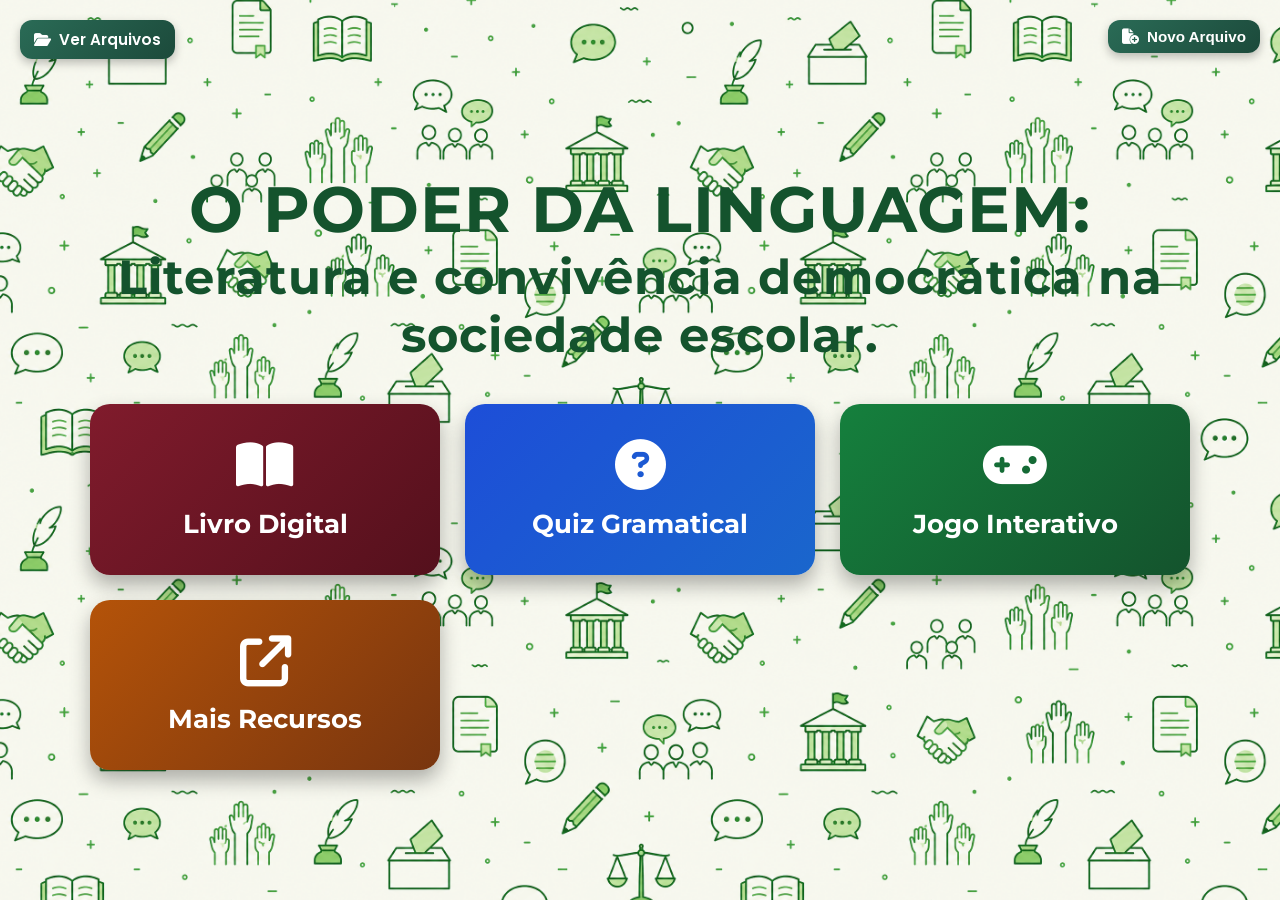
<file: index.html>
<!DOCTYPE html>
<html lang="pt-BR">
<head>
  <meta charset="UTF-8">
  <meta name="viewport" content="width=device-width, initial-scale=1.0">
  <title>Ceará Científico - Língua Portuguesa</title>

  <!-- CSS externo -->
  <link rel="stylesheet" href="style.css">

  <!-- Ícones Font Awesome -->
  <link rel="stylesheet" href="https://cdnjs.cloudflare.com/ajax/libs/font-awesome/6.4.0/css/all.min.css">

  <style>
    @import url('https://fonts.googleapis.com/css2?family=Montserrat:ital,wght@0,100..900;1,100..900&family=Poppins:ital,wght@0,100;0,200;0,300;0,400;0,500;0,600;0,700;0,800;0,900;1,100;1,200;1,300;1,400;1,500;1,600;1,700;1,800;1,900&display=swap');
  </style>
</head>
<body>

  <input type="file" id="fileInput" hidden>

  <a href="arquivos.html" class="btn-top-left" id="btnViewFiles">
  <i class="fa-solid fa-folder-open"></i>
  <span>Ver Arquivos</span>
  </a>
  

  <div class="top-bar-right">
    <button class="btn-add" id="btnAddFile">
      <i class="fa-solid fa-file-circle-plus"></i>
      <span>Novo Arquivo</span>
    </button>
  </div>

  <header>
      <h1>O PODER DA LINGUAGEM:</h1>
      <h2>Literatura e convivência democrática na sociedade escolar.</h2>
  </header>

  <main class="container">
    <a href="src/assets/COLETÂNEA LITEROCRÁTICA - Literatura e convivência democrática na sociedade escolar (VERSÃO DIGITAL).docx.pdf" class="btn btn-livro">
      <i class="fa-solid fa-book-open"></i>
      <span>Livro Digital</span>
    </a>
  
    <a href="quiz.html" class="btn btn-quiz">
      <i class="fa-solid fa-circle-question"></i>
      <span>Quiz Gramatical</span>
    </a>
  
    <a href="https://voices-in-corridors.lovable.app" class="btn btn-jogo">
      <i class="fa-solid fa-gamepad"></i>
      <span>Jogo Interativo</span>
    </a>
  
    <a href="recursos.html" class="btn btn-link">
      <i class="fa-solid fa-arrow-up-right-from-square"></i>
      <span>Mais Recursos</span>
    </a>
  </main>

  
  <script src="main.js"></script>

</body>
</html>
</file>
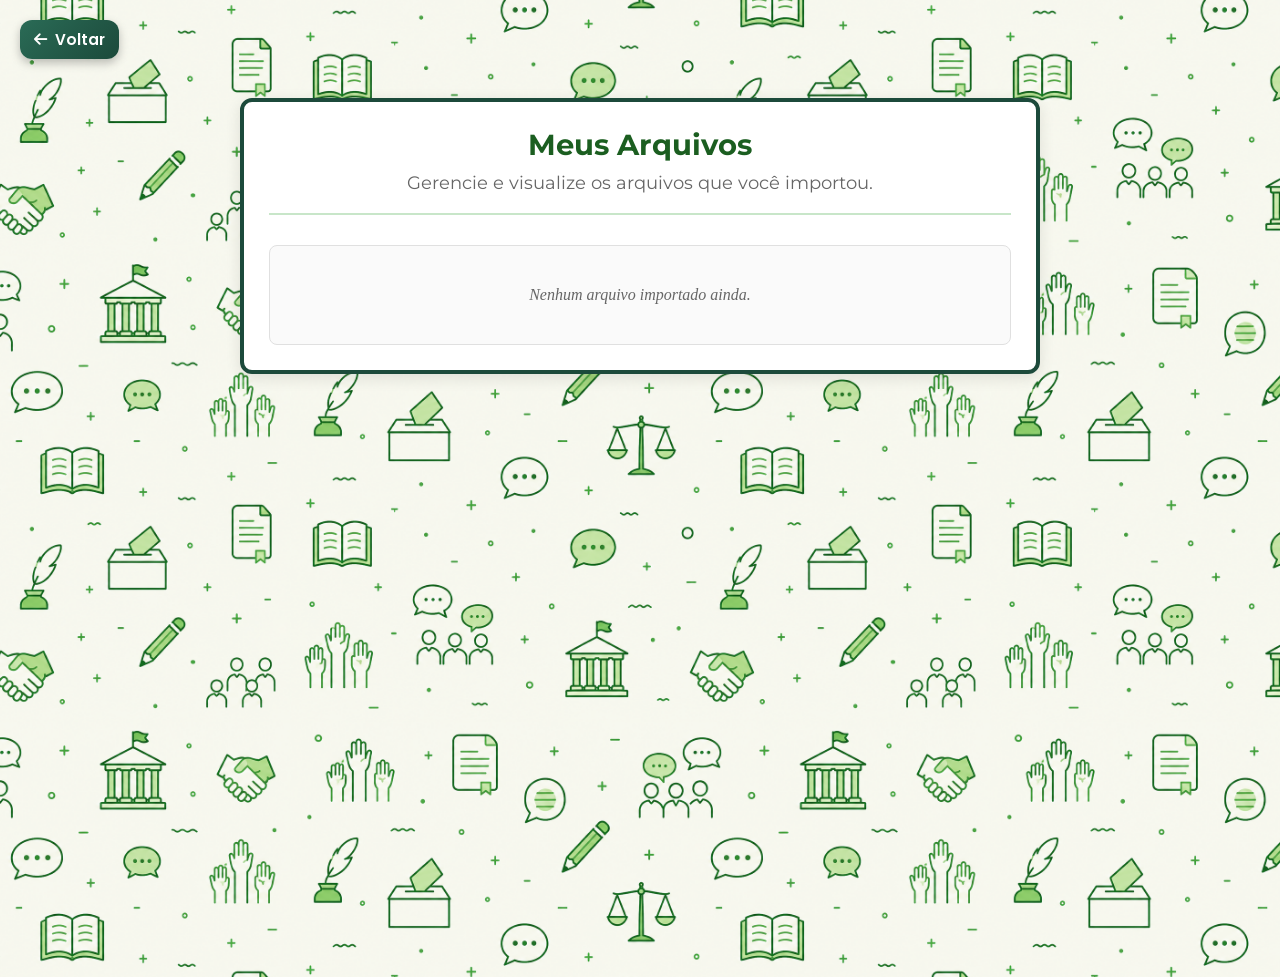
<file: arquivos.html>
<!DOCTYPE html>
<html lang="en">
<head>
    <meta charset="UTF-8">
    <meta name="viewport" content="width=device-width, initial-scale=1.0">
    <title>Document</title>
    <link rel="stylesheet" href="arquivos.css">

    <link rel="stylesheet" href="https://cdnjs.cloudflare.com/ajax/libs/font-awesome/6.4.0/css/all.min.css">

    <style>
        @import url('https://fonts.googleapis.com/css2?family=Montserrat:ital,wght@0,100..900;1,100..900&family=Poppins:ital,wght@0,100;0,200;0,300;0,400;0,500;0,600;0,700;0,800;0,900;1,100;1,200;1,300;1,400;1,500;1,600;1,700;1,800;1,900&display=swap');
    </style>
</head>
<body>
    <a href="index.html" class="btn-top-left">
        <i class="fa-solid fa-arrow-left"></i>
        <span>Voltar</span>
    </a>

    <div class="container" style="margin-top: 60px;">
        <header style="text-align: center; margin-bottom: 30px; border-bottom: 2px solid #c8e6c9; padding-bottom: 20px;">
            <h1 style="color: var(--primary-dark, #1b5e20); margin: 0 0 10px 0; font-size: 1.8rem;">Meus Arquivos</h1>
            <p style="color: #666; margin: 0; font-size: 1.1rem;">Gerencie e visualize os arquivos que você importou.</p>
        </header>

        <!-- Lista onde os arquivos salvos serão injetados -->
        <div class="files-wrapper">
            <ul id="savedFilesList" class="file-list">
                <!-- Os itens aparecem aqui dinamicamente -->
            </ul>
        </div>
    </div>
    <!--MODAL FLUTUANTE-->
   <div id="modal-remover" class="modal-overlay" style="display: none;">
        <div class="modal-content">
            <h3>Excluir Arquivo</h3>
            <p>Você realmente quer apagar este arquivo?</p>
                <div class="modal-actions">
                    <button onclick="fecharModal()" class="btn-cancelar">Cancelar</button>
                    <button onclick="confirmarRemocao()" class="btn-confirmar">Sim, apagar</button>
                </div>
        </div>
    </div>

    <script src="arquivos.js"></script>
</body>
</html>
</file>
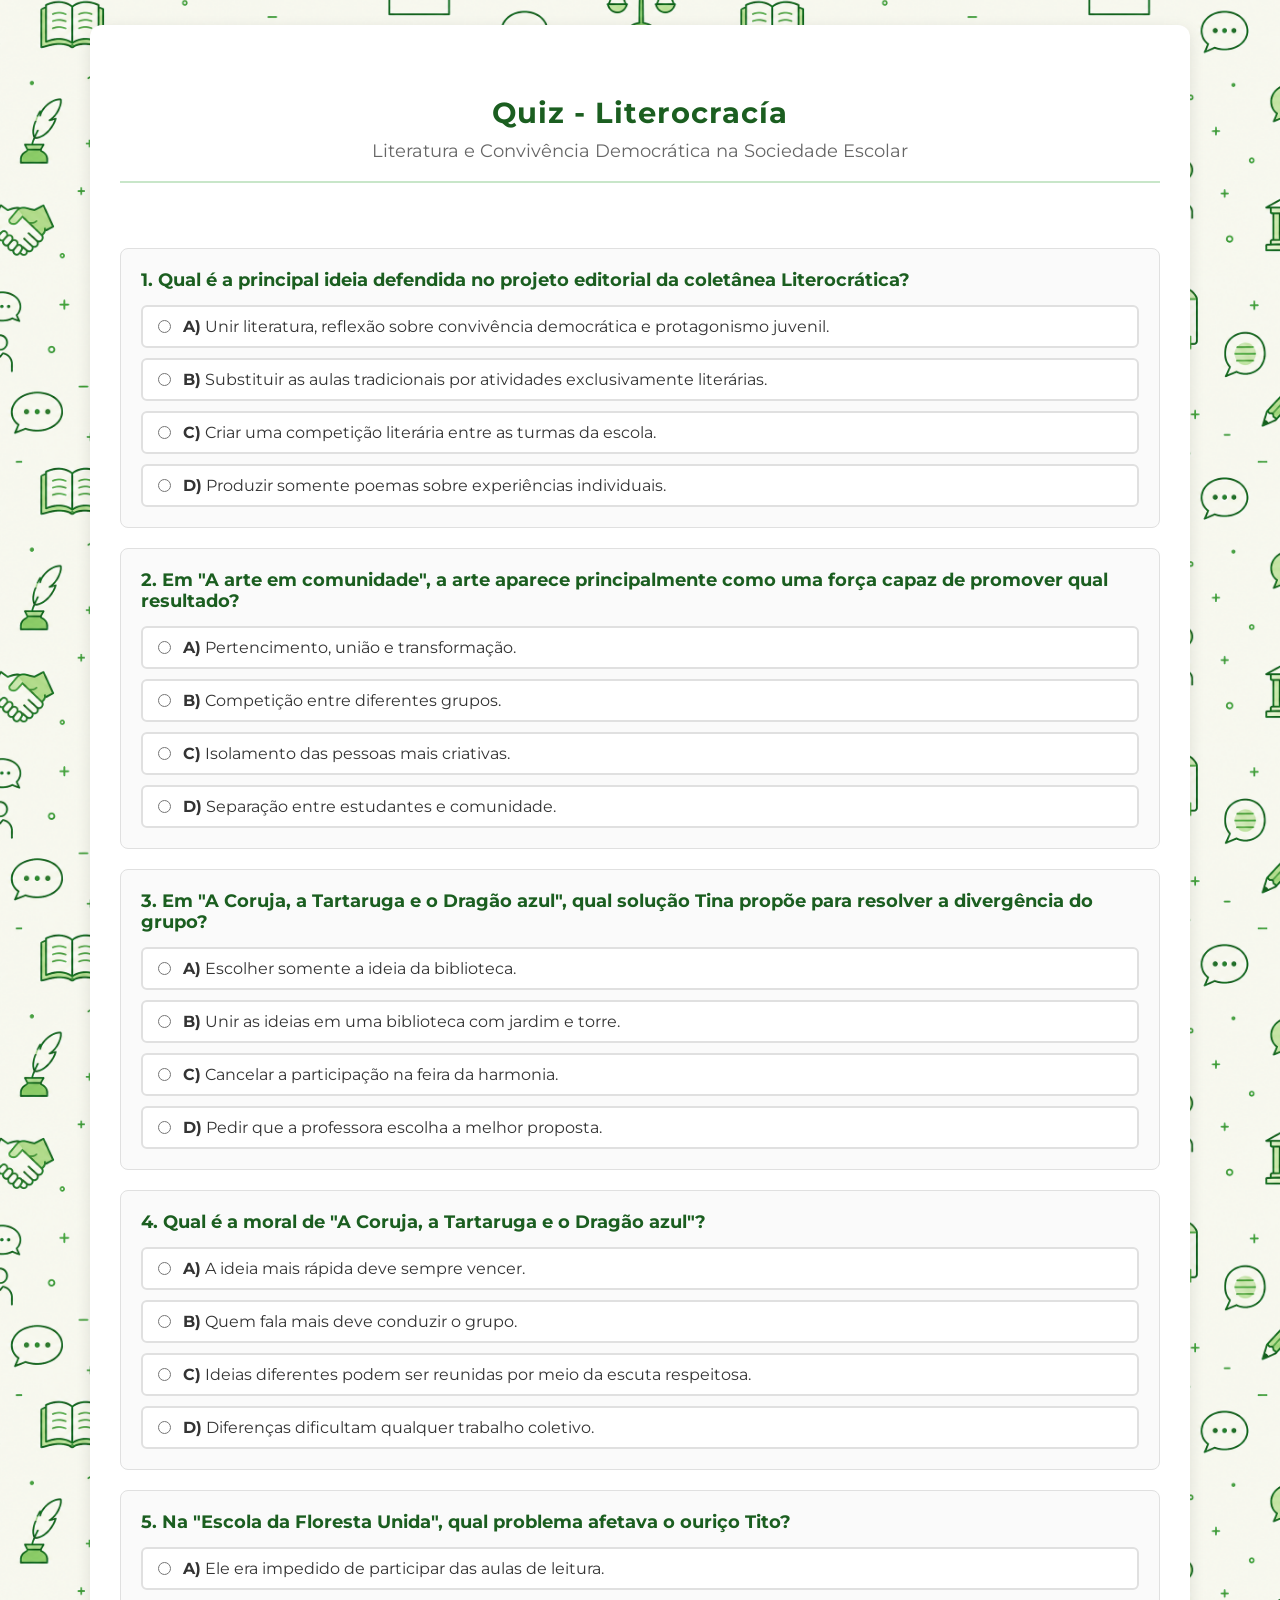
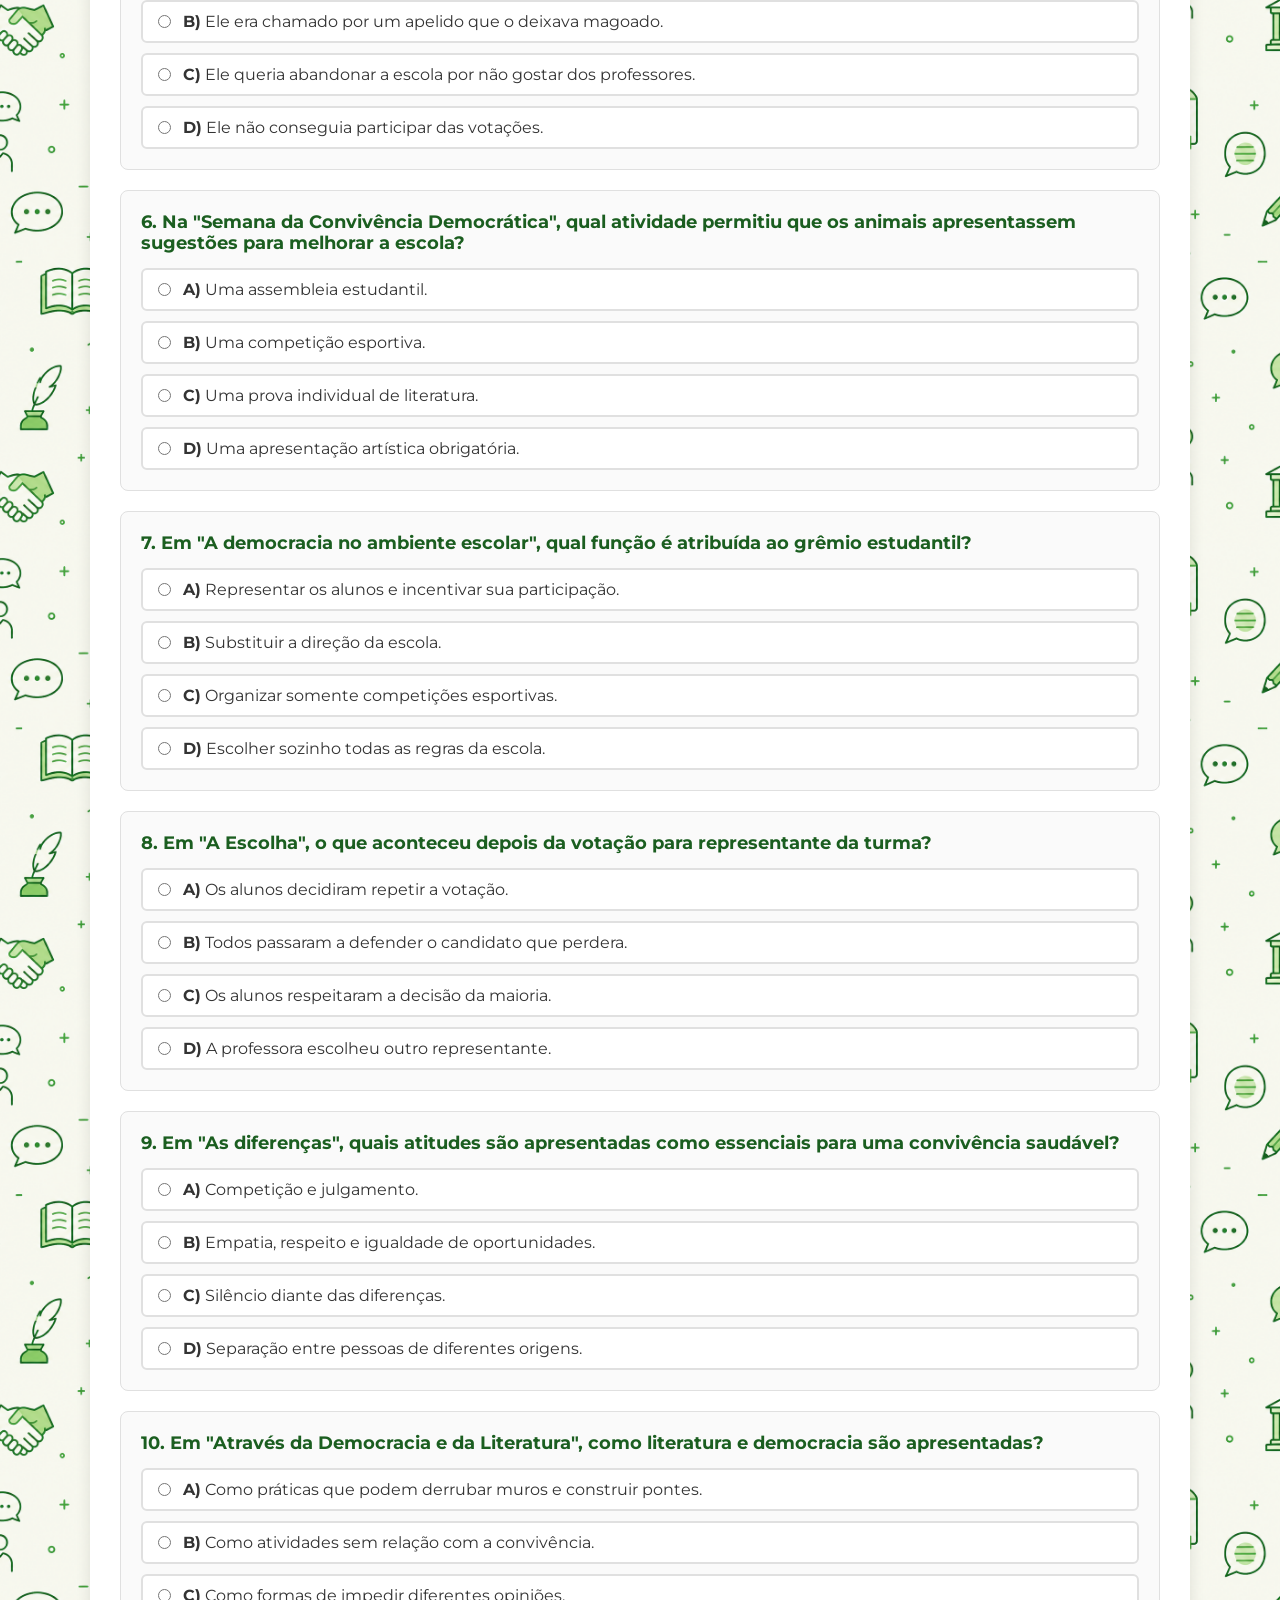
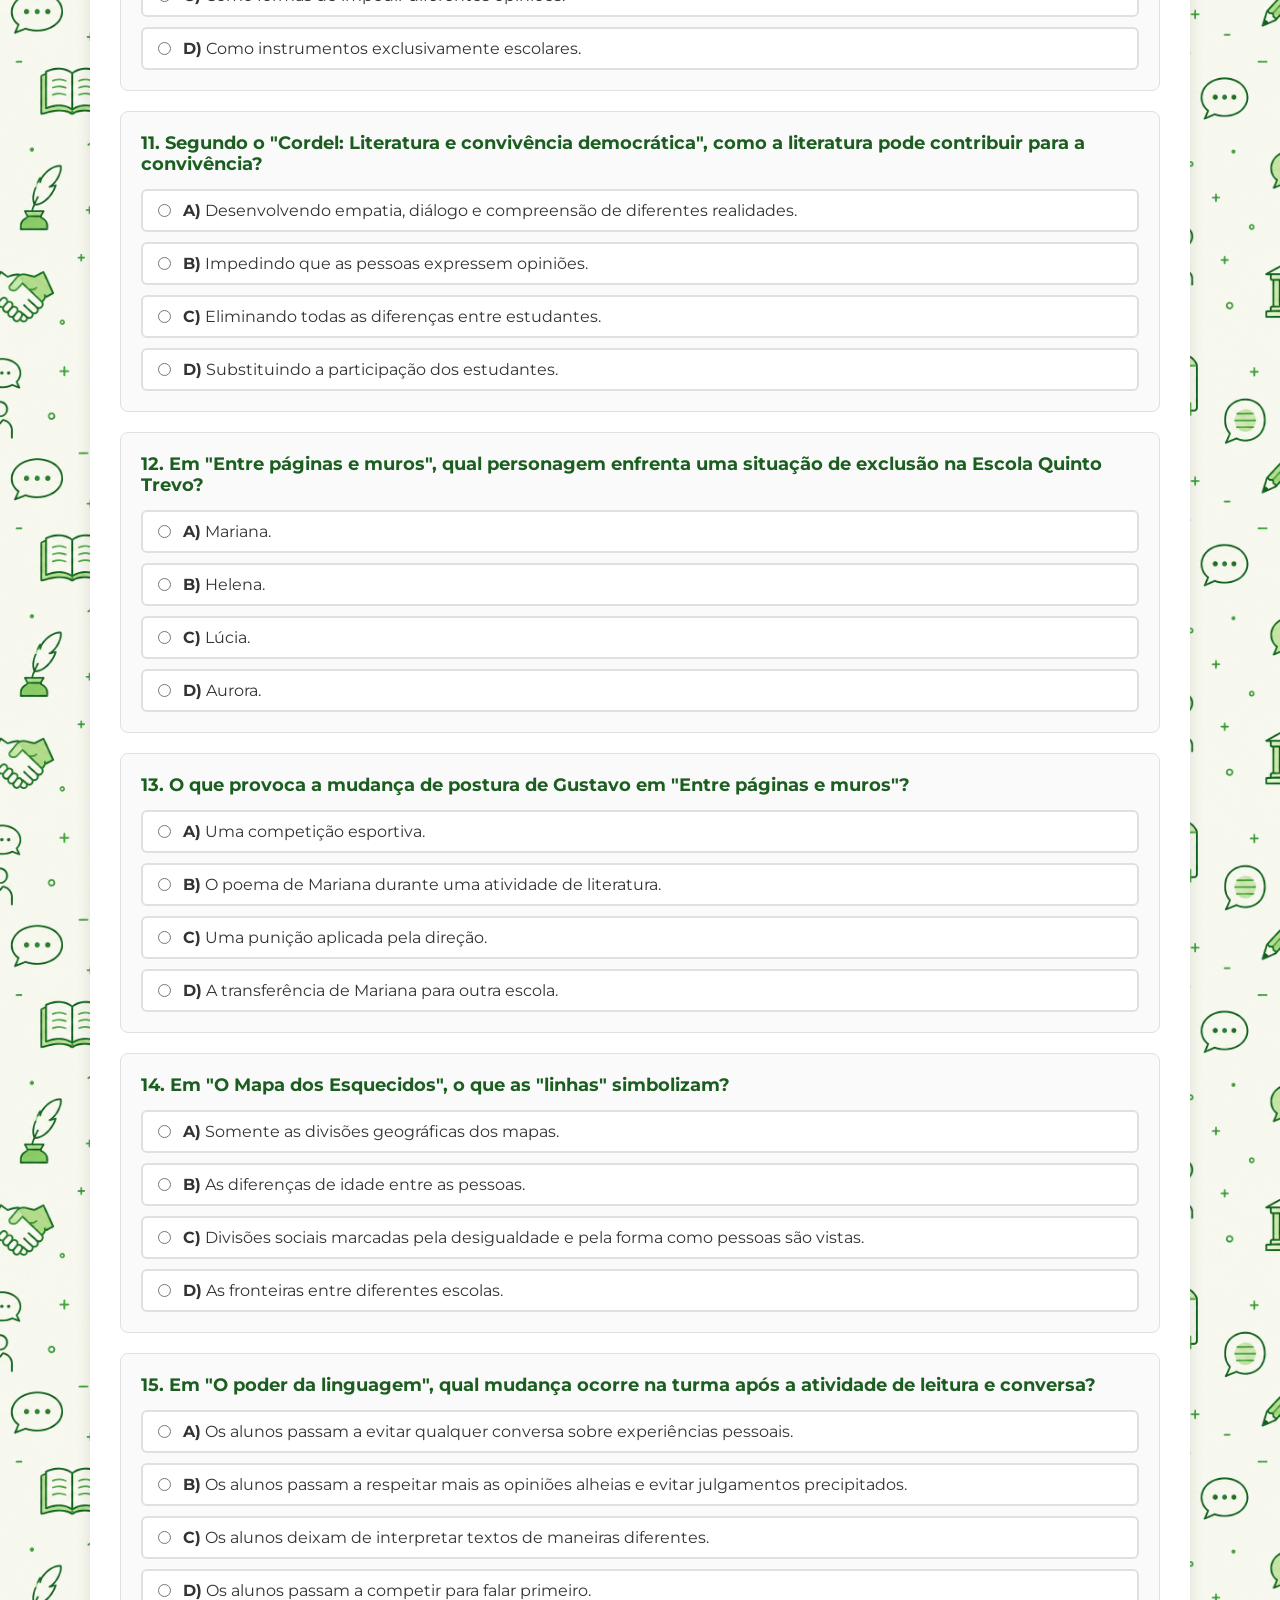
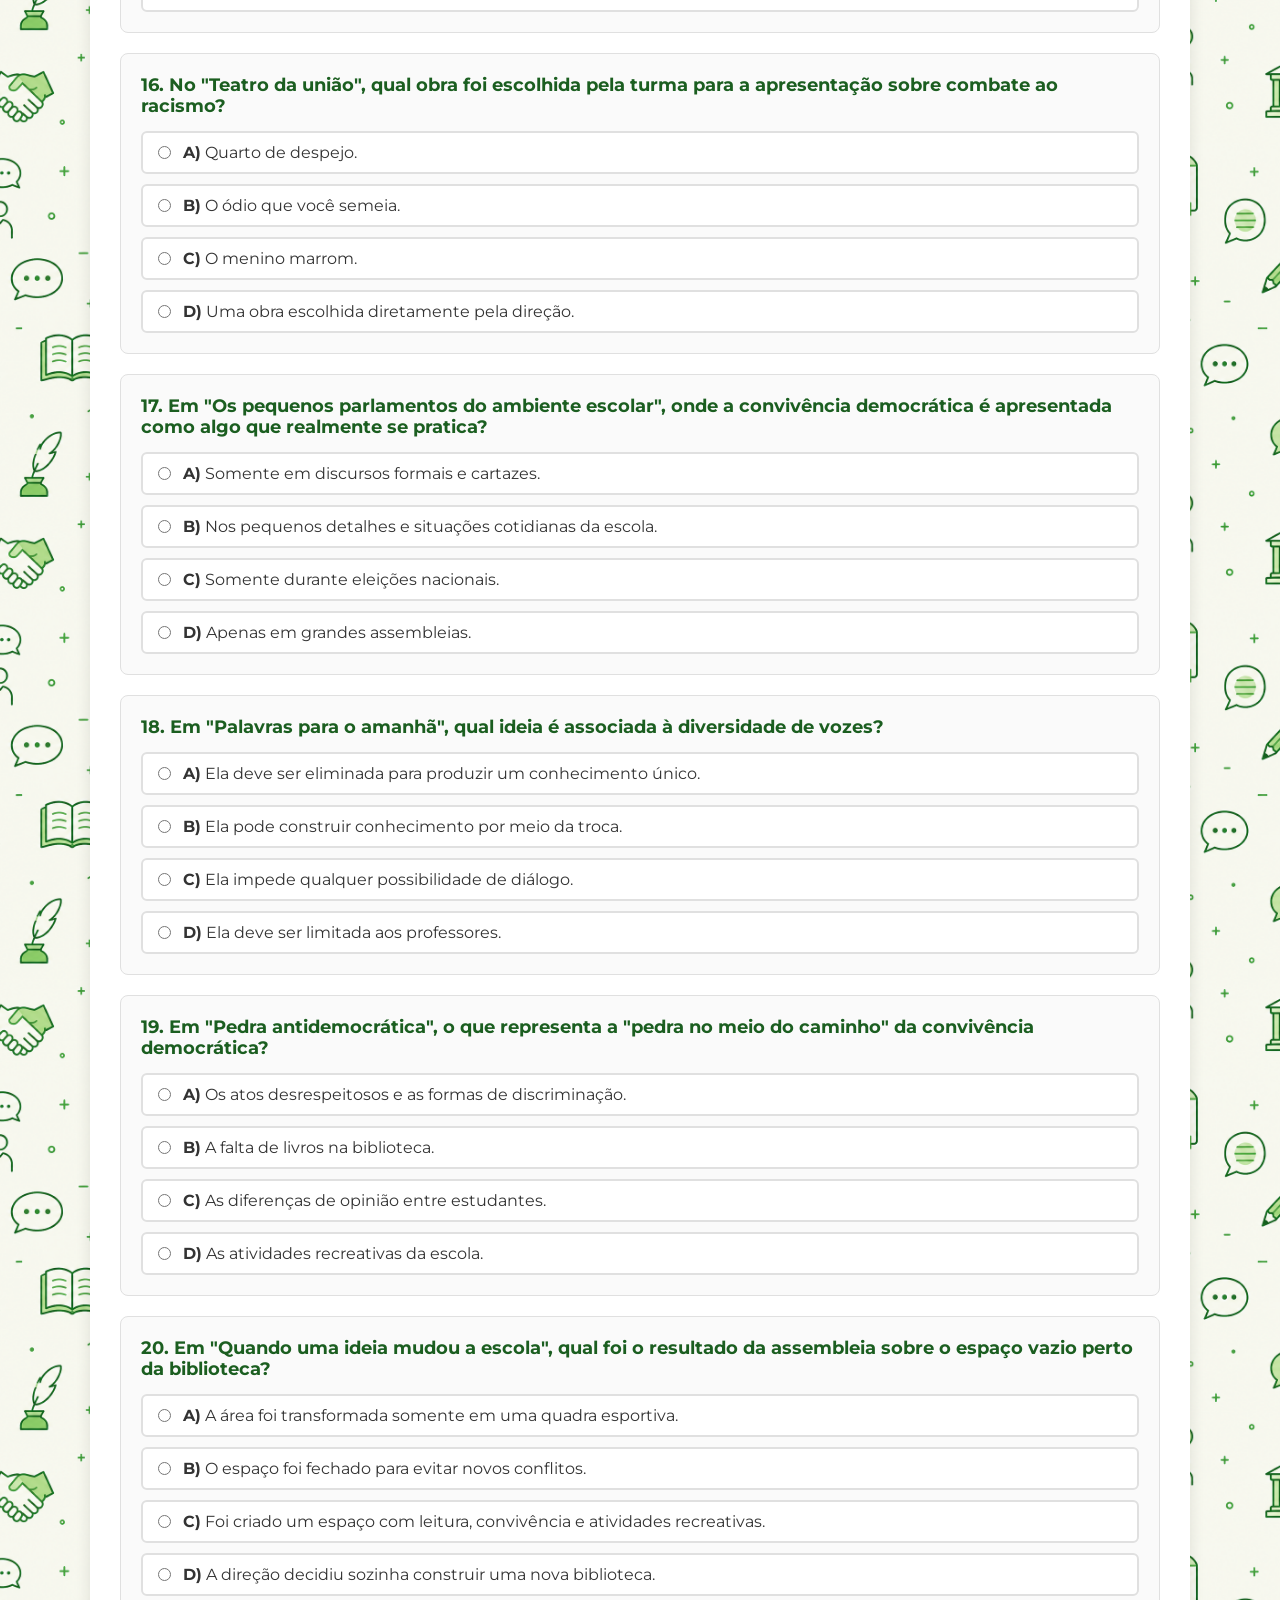
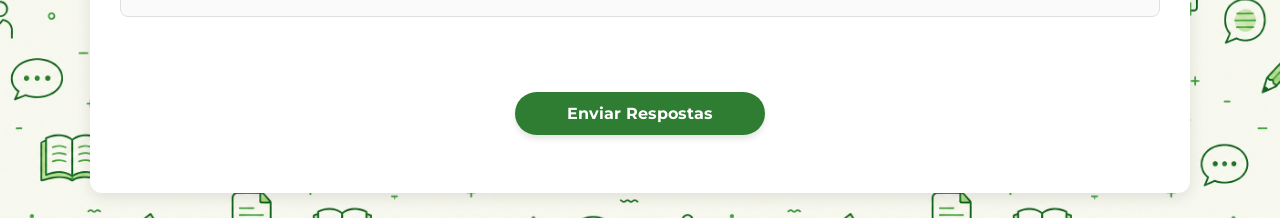
<file: quiz.html>
<!DOCTYPE html>
<html lang="en">
<head>
    <meta charset="UTF-8">
    <meta name="viewport" content="width=device-width, initial-scale=1.0">
    <title>Quiz - Literocrática: Literatura e Convivência Democrática</title>
    <link rel="stylesheet" href="quiz.css">

      <style>
        @import url('https://fonts.googleapis.com/css2?family=Montserrat:ital,wght@0,100..900;1,100..900&family=Poppins:ital,wght@0,100;0,200;0,300;0,400;0,500;0,600;0,700;0,800;0,900;1,100;1,200;1,300;1,400;1,500;1,600;1,700;1,800;1,900&display=swap');
      </style>
</head>
<body>
   <!DOCTYPE html>
<html lang="pt-BR">
<head>
    <meta charset="UTF-8">
    <meta name="viewport" content="width=device-width, initial-scale=1.0">
    <title>Quiz - Literocrática: Literatura e Convivência Democrática</title>
    <link rel="stylesheet" href="style.css">
</head>
<body>

    <div class="container" style="display: grid; grid-template-columns: 1fr; gap: 3px;">
        <header>
            <h1>Quiz - Literocracía</h1>
            <p>Literatura e Convivência Democrática na Sociedade Escolar</p>
        </header>
        <br>
        
            <form id="quiz-form">
                <!-- Questão 1 -->
                <div class="question-card">
                    <div class="question-title">1. Qual é a principal ideia defendida no projeto editorial da coletânea Literocrática?</div>
                    <div class="options-list">
                        <label class="option-label" id="label-1-A"><input type="radio" name="q1" value="A"><span><strong>A)</strong> Unir literatura, reflexão sobre convivência democrática e protagonismo juvenil.</span></label>
                        <label class="option-label" id="label-1-B"><input type="radio" name="q1" value="B"><span><strong>B)</strong> Substituir as aulas tradicionais por atividades exclusivamente literárias.</span></label>
                        <label class="option-label" id="label-1-C"><input type="radio" name="q1" value="C"><span><strong>C)</strong> Criar uma competição literária entre as turmas da escola.</span></label>
                        <label class="option-label" id="label-1-D"><input type="radio" name="q1" value="D"><span><strong>D)</strong> Produzir somente poemas sobre experiências individuais.</span></label>
                    </div>
                </div>

                <!-- Questão 2 -->
                <div class="question-card">
                    <div class="question-title">2. Em "A arte em comunidade", a arte aparece principalmente como uma força capaz de promover qual resultado?</div>
                    <div class="options-list">
                        <label class="option-label" id="label-2-A"><input type="radio" name="q2" value="A"><span><strong>A)</strong> Pertencimento, união e transformação.</span></label>
                        <label class="option-label" id="label-2-B"><input type="radio" name="q2" value="B"><span><strong>B)</strong> Competição entre diferentes grupos.</span></label>
                        <label class="option-label" id="label-2-C"><input type="radio" name="q2" value="C"><span><strong>C)</strong> Isolamento das pessoas mais criativas.</span></label>
                        <label class="option-label" id="label-2-D"><input type="radio" name="q2" value="D"><span><strong>D)</strong> Separação entre estudantes e comunidade.</span></label>
                    </div>
                </div>

                <!-- Questão 3 -->
                <div class="question-card">
                    <div class="question-title">3. Em "A Coruja, a Tartaruga e o Dragão azul", qual solução Tina propõe para resolver a divergência do grupo?</div>
                    <div class="options-list">
                        <label class="option-label" id="label-3-A"><input type="radio" name="q3" value="A"><span><strong>A)</strong> Escolher somente a ideia da biblioteca.</span></label>
                        <label class="option-label" id="label-3-B"><input type="radio" name="q3" value="B"><span><strong>B)</strong> Unir as ideias em uma biblioteca com jardim e torre.</span></label>
                        <label class="option-label" id="label-3-C"><input type="radio" name="q3" value="C"><span><strong>C)</strong> Cancelar a participação na feira da harmonia.</span></label>
                        <label class="option-label" id="label-3-D"><input type="radio" name="q3" value="D"><span><strong>D)</strong> Pedir que a professora escolha a melhor proposta.</span></label>
                    </div>
                </div>

                <!-- Questão 4 -->
                <div class="question-card">
                    <div class="question-title">4. Qual é a moral de "A Coruja, a Tartaruga e o Dragão azul"?</div>
                    <div class="options-list">
                        <label class="option-label" id="label-4-A"><input type="radio" name="q4" value="A"><span><strong>A)</strong> A ideia mais rápida deve sempre vencer.</span></label>
                        <label class="option-label" id="label-4-B"><input type="radio" name="q4" value="B"><span><strong>B)</strong> Quem fala mais deve conduzir o grupo.</span></label>
                        <label class="option-label" id="label-4-C"><input type="radio" name="q4" value="C"><span><strong>C)</strong> Ideias diferentes podem ser reunidas por meio da escuta respeitosa.</span></label>
                        <label class="option-label" id="label-4-D"><input type="radio" name="q4" value="D"><span><strong>D)</strong> Diferenças dificultam qualquer trabalho coletivo.</span></label>
                    </div>
                </div>

                <!-- Questão 5 -->
                <div class="question-card">
                    <div class="question-title">5. Na "Escola da Floresta Unida", qual problema afetava o ouriço Tito?</div>
                    <div class="options-list">
                        <label class="option-label" id="label-5-A"><input type="radio" name="q5" value="A"><span><strong>A)</strong> Ele era impedido de participar das aulas de leitura.</span></label>
                        <label class="option-label" id="label-5-B"><input type="radio" name="q5" value="B"><span><strong>B)</strong> Ele era chamado por um apelido que o deixava magoado.</span></label>
                        <label class="option-label" id="label-5-C"><input type="radio" name="q5" value="C"><span><strong>C)</strong> Ele queria abandonar a escola por não gostar dos professores.</span></label>
                        <label class="option-label" id="label-5-D"><input type="radio" name="q5" value="D"><span><strong>D)</strong> Ele não conseguia participar das votações.</span></label>
                    </div>
                </div>

                <!-- Questão 6 -->
                <div class="question-card">
                    <div class="question-title">6. Na "Semana da Convivência Democrática", qual atividade permitiu que os animais apresentassem sugestões para melhorar a escola?</div>
                    <div class="options-list">
                        <label class="option-label" id="label-6-A"><input type="radio" name="q6" value="A"><span><strong>A)</strong> Uma assembleia estudantil.</span></label>
                        <label class="option-label" id="label-6-B"><input type="radio" name="q6" value="B"><span><strong>B)</strong> Uma competição esportiva.</span></label>
                        <label class="option-label" id="label-6-C"><input type="radio" name="q6" value="C"><span><strong>C)</strong> Uma prova individual de literatura.</span></label>
                        <label class="option-label" id="label-6-D"><input type="radio" name="q6" value="D"><span><strong>D)</strong> Uma apresentação artística obrigatória.</span></label>
                    </div>
                </div>

                <!-- Questão 7 -->
                <div class="question-card">
                    <div class="question-title">7. Em "A democracia no ambiente escolar", qual função é atribuída ao grêmio estudantil?</div>
                    <div class="options-list">
                        <label class="option-label" id="label-7-A"><input type="radio" name="q7" value="A"><span><strong>A)</strong> Representar os alunos e incentivar sua participação.</span></label>
                        <label class="option-label" id="label-7-B"><input type="radio" name="q7" value="B"><span><strong>B)</strong> Substituir a direção da escola.</span></label>
                        <label class="option-label" id="label-7-C"><input type="radio" name="q7" value="C"><span><strong>C)</strong> Organizar somente competições esportivas.</span></label>
                        <label class="option-label" id="label-7-D"><input type="radio" name="q7" value="D"><span><strong>D)</strong> Escolher sozinho todas as regras da escola.</span></label>
                    </div>
                </div>

                <!-- Questão 8 -->
                <div class="question-card">
                    <div class="question-title">8. Em "A Escolha", o que aconteceu depois da votação para representante da turma?</div>
                    <div class="options-list">
                        <label class="option-label" id="label-8-A"><input type="radio" name="q8" value="A"><span><strong>A)</strong> Os alunos decidiram repetir a votação.</span></label>
                        <label class="option-label" id="label-8-B"><input type="radio" name="q8" value="B"><span><strong>B)</strong> Todos passaram a defender o candidato que perdera.</span></label>
                        <label class="option-label" id="label-8-C"><input type="radio" name="q8" value="C"><span><strong>C)</strong> Os alunos respeitaram a decisão da maioria.</span></label>
                        <label class="option-label" id="label-8-D"><input type="radio" name="q8" value="D"><span><strong>D)</strong> A professora escolheu outro representante.</span></label>
                    </div>
                </div>

                <!-- Questão 9 -->
                <div class="question-card">
                    <div class="question-title">9. Em "As diferenças", quais atitudes são apresentadas como essenciais para uma convivência saudável?</div>
                    <div class="options-list">
                        <label class="option-label" id="label-9-A"><input type="radio" name="q9" value="A"><span><strong>A)</strong> Competição e julgamento.</span></label>
                        <label class="option-label" id="label-9-B"><input type="radio" name="q9" value="B"><span><strong>B)</strong> Empatia, respeito e igualdade de oportunidades.</span></label>
                        <label class="option-label" id="label-9-C"><input type="radio" name="q9" value="C"><span><strong>C)</strong> Silêncio diante das diferenças.</span></label>
                        <label class="option-label" id="label-9-D"><input type="radio" name="q9" value="D"><span><strong>D)</strong> Separação entre pessoas de diferentes origens.</span></label>
                    </div>
                </div>

                <!-- Questão 10 -->
                <div class="question-card">
                    <div class="question-title">10. Em "Através da Democracia e da Literatura", como literatura e democracia são apresentadas?</div>
                    <div class="options-list">
                        <label class="option-label" id="label-10-A"><input type="radio" name="q10" value="A"><span><strong>A)</strong> Como práticas que podem derrubar muros e construir pontes.</span></label>
                        <label class="option-label" id="label-10-B"><input type="radio" name="q10" value="B"><span><strong>B)</strong> Como atividades sem relação com a convivência.</span></label>
                        <label class="option-label" id="label-10-C"><input type="radio" name="q10" value="C"><span><strong>C)</strong> Como formas de impedir diferentes opiniões.</span></label>
                        <label class="option-label" id="label-10-D"><input type="radio" name="q10" value="D"><span><strong>D)</strong> Como instrumentos exclusivamente escolares.</span></label>
                    </div>
                </div>

                <!-- Questão 11 -->
                <div class="question-card">
                    <div class="question-title">11. Segundo o "Cordel: Literatura e convivência democrática", como a literatura pode contribuir para a convivência?</div>
                    <div class="options-list">
                        <label class="option-label" id="label-11-A"><input type="radio" name="q11" value="A"><span><strong>A)</strong> Desenvolvendo empatia, diálogo e compreensão de diferentes realidades.</span></label>
                        <label class="option-label" id="label-11-B"><input type="radio" name="q11" value="B"><span><strong>B)</strong> Impedindo que as pessoas expressem opiniões.</span></label>
                        <label class="option-label" id="label-11-C"><input type="radio" name="q11" value="C"><span><strong>C)</strong> Eliminando todas as diferenças entre estudantes.</span></label>
                        <label class="option-label" id="label-11-D"><input type="radio" name="q11" value="D"><span><strong>D)</strong> Substituindo a participação dos estudantes.</span></label>
                    </div>
                </div>

                <!-- Questão 12 -->
                <div class="question-card">
                    <div class="question-title">12. Em "Entre páginas e muros", qual personagem enfrenta uma situação de exclusão na Escola Quinto Trevo?</div>
                    <div class="options-list">
                        <label class="option-label" id="label-12-A"><input type="radio" name="q12" value="A"><span><strong>A)</strong> Mariana.</span></label>
                        <label class="option-label" id="label-12-B"><input type="radio" name="q12" value="B"><span><strong>B)</strong> Helena.</span></label>
                        <label class="option-label" id="label-12-C"><input type="radio" name="q12" value="C"><span><strong>C)</strong> Lúcia.</span></label>
                        <label class="option-label" id="label-12-D"><input type="radio" name="q12" value="D"><span><strong>D)</strong> Aurora.</span></label>
                    </div>
                </div>

                <!-- Questão 13 -->
                <div class="question-card">
                    <div class="question-title">13. O que provoca a mudança de postura de Gustavo em "Entre páginas e muros"?</div>
                    <div class="options-list">
                        <label class="option-label" id="label-13-A"><input type="radio" name="q13" value="A"><span><strong>A)</strong> Uma competição esportiva.</span></label>
                        <label class="option-label" id="label-13-B"><input type="radio" name="q13" value="B"><span><strong>B)</strong> O poema de Mariana durante uma atividade de literatura.</span></label>
                        <label class="option-label" id="label-13-C"><input type="radio" name="q13" value="C"><span><strong>C)</strong> Uma punição aplicada pela direção.</span></label>
                        <label class="option-label" id="label-13-D"><input type="radio" name="q13" value="D"><span><strong>D)</strong> A transferência de Mariana para outra escola.</span></label>
                    </div>
                </div>

                <!-- Questão 14 -->
                <div class="question-card">
                    <div class="question-title">14. Em "O Mapa dos Esquecidos", o que as "linhas" simbolizam?</div>
                    <div class="options-list">
                        <label class="option-label" id="label-14-A"><input type="radio" name="q14" value="A"><span><strong>A)</strong> Somente as divisões geográficas dos mapas.</span></label>
                        <label class="option-label" id="label-14-B"><input type="radio" name="q14" value="B"><span><strong>B)</strong> As diferenças de idade entre as pessoas.</span></label>
                        <label class="option-label" id="label-14-C"><input type="radio" name="q14" value="C"><span><strong>C)</strong> Divisões sociais marcadas pela desigualdade e pela forma como pessoas são vistas.</span></label>
                        <label class="option-label" id="label-14-D"><input type="radio" name="q14" value="D"><span><strong>D)</strong> As fronteiras entre diferentes escolas.</span></label>
                    </div>
                </div>

                <!-- Questão 15 -->
                <div class="question-card">
                    <div class="question-title">15. Em "O poder da linguagem", qual mudança ocorre na turma após a atividade de leitura e conversa?</div>
                    <div class="options-list">
                        <label class="option-label" id="label-15-A"><input type="radio" name="q15" value="A"><span><strong>A)</strong> Os alunos passam a evitar qualquer conversa sobre experiências pessoais.</span></label>
                        <label class="option-label" id="label-15-B"><input type="radio" name="q15" value="B"><span><strong>B)</strong> Os alunos passam a respeitar mais as opiniões alheias e evitar julgamentos precipitados.</span></label>
                        <label class="option-label" id="label-15-C"><input type="radio" name="q15" value="C"><span><strong>C)</strong> Os alunos deixam de interpretar textos de maneiras diferentes.</span></label>
                        <label class="option-label" id="label-15-D"><input type="radio" name="q15" value="D"><span><strong>D)</strong> Os alunos passam a competir para falar primeiro.</span></label>
                    </div>
                </div>

                <!-- Questão 16 -->
                <div class="question-card">
                    <div class="question-title">16. No "Teatro da união", qual obra foi escolhida pela turma para a apresentação sobre combate ao racismo?</div>
                    <div class="options-list">
                        <label class="option-label" id="label-16-A"><input type="radio" name="q16" value="A"><span><strong>A)</strong> Quarto de despejo.</span></label>
                        <label class="option-label" id="label-16-B"><input type="radio" name="q16" value="B"><span><strong>B)</strong> O ódio que você semeia.</span></label>
                        <label class="option-label" id="label-16-C"><input type="radio" name="q16" value="C"><span><strong>C)</strong> O menino marrom.</span></label>
                        <label class="option-label" id="label-16-D"><input type="radio" name="q16" value="D"><span><strong>D)</strong> Uma obra escolhida diretamente pela direção.</span></label>
                    </div>
                </div>

                <!-- Questão 17 -->
                <div class="question-card">
                    <div class="question-title">17. Em "Os pequenos parlamentos do ambiente escolar", onde a convivência democrática é apresentada como algo que realmente se pratica?</div>
                    <div class="options-list">
                        <label class="option-label" id="label-17-A"><input type="radio" name="q17" value="A"><span><strong>A)</strong> Somente em discursos formais e cartazes.</span></label>
                        <label class="option-label" id="label-17-B"><input type="radio" name="q17" value="B"><span><strong>B)</strong> Nos pequenos detalhes e situações cotidianas da escola.</span></label>
                        <label class="option-label" id="label-17-C"><input type="radio" name="q17" value="C"><span><strong>C)</strong> Somente durante eleições nacionais.</span></label>
                        <label class="option-label" id="label-17-D"><input type="radio" name="q17" value="D"><span><strong>D)</strong> Apenas em grandes assembleias.</span></label>
                    </div>
                </div>

                <!-- Questão 18 -->
                <div class="question-card">
                    <div class="question-title">18. Em "Palavras para o amanhã", qual ideia é associada à diversidade de vozes?</div>
                    <div class="options-list">
                        <label class="option-label" id="label-18-A"><input type="radio" name="q18" value="A"><span><strong>A)</strong> Ela deve ser eliminada para produzir um conhecimento único.</span></label>
                        <label class="option-label" id="label-18-B"><input type="radio" name="q18" value="B"><span><strong>B)</strong> Ela pode construir conhecimento por meio da troca.</span></label>
                        <label class="option-label" id="label-18-C"><input type="radio" name="q18" value="C"><span><strong>C)</strong> Ela impede qualquer possibilidade de diálogo.</span></label>
                        <label class="option-label" id="label-18-D"><input type="radio" name="q18" value="D"><span><strong>D)</strong> Ela deve ser limitada aos professores.</span></label>
                    </div>
                </div>

                <!-- Questão 19 -->
                <div class="question-card">
                    <div class="question-title">19. Em "Pedra antidemocrática", o que representa a "pedra no meio do caminho" da convivência democrática?</div>
                    <div class="options-list">
                        <label class="option-label" id="label-19-A"><input type="radio" name="q19" value="A"><span><strong>A)</strong> Os atos desrespeitosos e as formas de discriminação.</span></label>
                        <label class="option-label" id="label-19-B"><input type="radio" name="q19" value="B"><span><strong>B)</strong> A falta de livros na biblioteca.</span></label>
                        <label class="option-label" id="label-19-C"><input type="radio" name="q19" value="C"><span><strong>C)</strong> As diferenças de opinião entre estudantes.</span></label>
                        <label class="option-label" id="label-19-D"><input type="radio" name="q19" value="D"><span><strong>D)</strong> As atividades recreativas da escola.</span></label>
                    </div>
                </div>

                <!-- Questão 20 -->
                <div class="question-card">
                    <div class="question-title">20. Em "Quando uma ideia mudou a escola", qual foi o resultado da assembleia sobre o espaço vazio perto da biblioteca?</div>
                    <div class="options-list">
                        <label class="option-label" id="label-20-A"><input type="radio" name="q20" value="A"><span><strong>A)</strong> A área foi transformada somente em uma quadra esportiva.</span></label>
                        <label class="option-label" id="label-20-B"><input type="radio" name="q20" value="B"><span><strong>B)</strong> O espaço foi fechado para evitar novos conflitos.</span></label>
                        <label class="option-label" id="label-20-C"><input type="radio" name="q20" value="C"><span><strong>C)</strong> Foi criado um espaço com leitura, convivência e atividades recreativas.</span></label>
                        <label class="option-label" id="label-20-D"><input type="radio" name="q20" value="D"><span><strong>D)</strong> A direção decidiu sozinha construir uma nova biblioteca.</span></label>
                    </div>
                </div>
            </form>
        <br>
        
        <div class="actions">
            <button type="button" onclick="verificarRespostas()">Enviar Respostas</button>
        </div>

        <div id="result-container"></div>
    </div>

    <script src="quiz.js"></script>
</body>
</html>
</body>
</html>
</file>
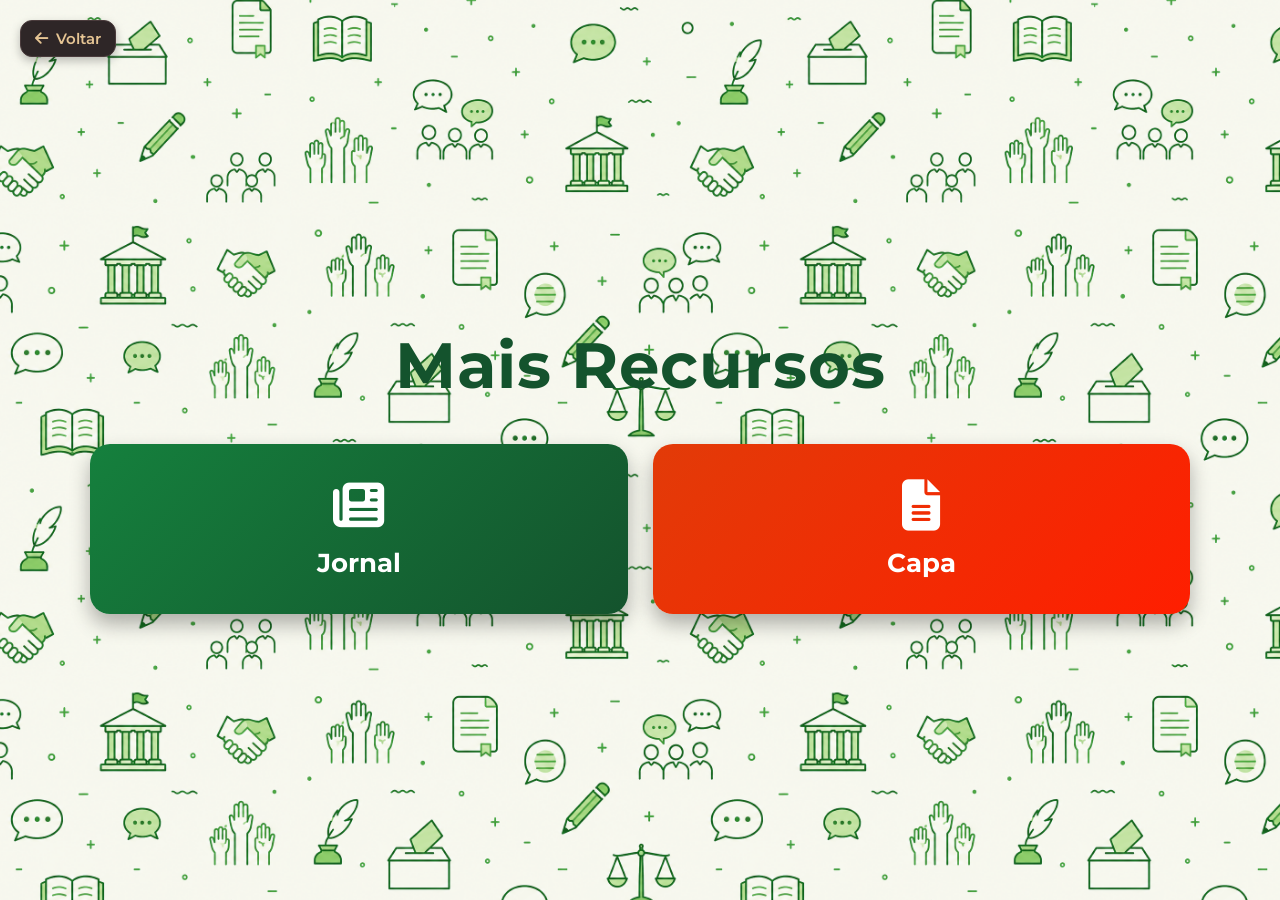
<file: recursos.html>
<!DOCTYPE html>
<html lang="pt-BR">
<head>
  <meta charset="UTF-8">
  <meta name="viewport" content="width=device-width, initial-scale=1.0">
  <title>Mais Recursos - Ceará Científico</title>

  <!-- CSS externo -->
  <link rel="stylesheet" href="style.css">

  <!-- Ícones Font Awesome -->
  <link rel="stylesheet" href="https://cdnjs.cloudflare.com/ajax/libs/font-awesome/6.4.0/css/all.min.css">

  <style>
    @import url('https://fonts.googleapis.com/css2?family=Montserrat:ital,wght@0,100..900;1,100..900&family=Poppins:ital,wght@0,100;0,200;0,300;0,400;0,500;0,600;0,700;0,800;0,900;1,100;1,200;1,300;1,400;1,500;1,600;1,700;1,800;1,900&display=swap');
  </style>
</head>
<body>

  <div class="top-bar-left">
    <a href="index.html" class="btn-theme" style="text-decoration: none;">
      <i class="fa-solid fa-arrow-left"></i>
      <span style="font-family: Montserrat;">Voltar</span>
    </a>
  </div>

  <header>
    <h1>Mais Recursos</h1>
  </header>

  <main class="container">
    <a href="src/assets/Brown Illustrated Newspaper Trifold Brochure-1.pdf" class="btn btn-jornal">
      <i class="fa-solid fa-newspaper"></i>
      <span>Jornal</span>
    </a>

    <a href="src/assets/CAPA DA COLETÂNEA.pdf" class="btn btn-capa">
      <i class="fa-solid fa-file-lines"></i>
      <span>Capa</span>
    </a>
  </main>

</body>
</html>
</file>
<file: style.css>
* {
  box-sizing: border-box;
  margin: 0;
  padding: 0;
}

/* --- TEMA ESCURO (Padrão): Tons de tinta clássica e pergaminho escuro --- */
body {
  background-image: url("src/assets/ChatGPT\ Image\ 29\ de\ ago.\ de\ 2026\,\ 17_58_32\ \(1\).png");
  background-repeat: repeat;
  background-size: 700px auto;
  background-position: center;
  font-family: 'Georgia', 'Segoe UI', serif;
  color: #f3ebd9; /* Creme/Pergaminho */
  display: flex;
  flex-direction: column;
  align-items: center;
  justify-content: center;
  min-height: 100vh;
  padding: clamp(10px, 3vw, 25px);
  position: relative;
  transition: background-color 0.3s, color 0.3s;
}

.top-bar-left {
  position: absolute;
  top: clamp(10px, 2vw, 20px);
  left: clamp(10px, 2vw, 20px);
  z-index: 10;
}

.top-bar-right {
  position: absolute;
  top: clamp(10px, 2vw, 20px);
  right: clamp(10px, 2vw, 20px);
  z-index: 10;
}

/* Botão de Tema */
.btn-theme {
  background-color: #2e2627;
  color: #e6c594; /* Dourado suave */
  border: 1px solid #4a3b3c;
  border-radius: 12px;
  padding: 8px 14px;
  font-size: clamp(0.85rem, 1.5vw, 0.95rem);
  font-weight: 600;
  cursor: pointer;
  display: flex;
  align-items: center;
  gap: 8px;
  box-shadow: 0 4px 10px rgba(0, 0, 0, 0.25);
  transition: transform 0.2s, background-color 0.3s, color 0.3s;
}

body.light-mode .btn-theme {
  background-color: #e8dfd1;
  color: #4a3b3c;
  border-color: #d1c2a5;
}

.btn-theme:hover {
  transform: translateY(-2px);
}

.btn-theme:active {
  transform: translateY(0);
}

/* Botão Novo Arquivo */
.btn-add {
  background: linear-gradient(135deg, #2a6b56, #1c4a3b); /* Verde musgo clássico */
  color: #ffffff;
  border: none;
  border-radius: 12px;
  padding: 8px 14px;
  font-size: clamp(0.85rem, 1.5vw, 0.95rem);
  font-weight: 600;
  cursor: pointer;
  display: flex;
  align-items: center;
  gap: 8px;
  box-shadow: 0 4px 10px rgba(0, 0, 0, 0.25);
  transition: transform 0.2s, box-shadow 0.2s, background 0.3s;
}

.btn-add:hover {
  transform: translateY(-2px);
  box-shadow: 0 6px 15px rgba(42, 107, 86, 0.4);
}

header {
  font-family: "Montserrat", sans-serif;
  margin: clamp(20px, 5vh, 40px) 0;
  text-align: center;
}

h1 {
  font-weight: bolder;
  font-size: clamp(2rem, 5vw, 4.5rem);
  color: #14532D; 
  letter-spacing: 1px;
}

h2 {
  font-size: clamp(1.5rem, 4vw, 3rem);
  color: #14532D; 
  letter-spacing: 1px;
}

.container {
  width: 100%;
  max-width: 1100px;
  display: grid;
  grid-template-columns: repeat(auto-fit, minmax(260px, 1fr));
  gap: clamp(15px, 2vw, 25px);
}

.btn {
  color: #ffffff;
  font-size: clamp(1.2rem, 2.5vw, 1.6rem);
  font-weight: bold;
  border: none;
  border-radius: 20px;
  cursor: pointer;
  transition: transform 0.2s, box-shadow 0.2s, background 0.3s;
  box-shadow: 0 10px 20px rgba(0, 0, 0, 0.3);
  display: flex;
  flex-direction: column;
  align-items: center;
  justify-content: center;
  text-decoration: none;
  min-height: clamp(130px, 18vh, 180px);
  padding: clamp(20px, 4vh, 40px) 20px;
  gap: 16px;
  font-family: "Montserrat", sans-serif;
}

.btn i {
  font-size: clamp(2.2rem, 4vw, 3.5rem);
}

.btn:hover {
  transform: translateY(-6px);
}

.btn:active {
  transform: translateY(0);
}

.btn-livro {
  background: linear-gradient(135deg, #801b2c, #54101c);
}

.btn-quiz {
  background: linear-gradient(135deg, #1d4ed8, #1a66cc);
}

.btn-jogo {
  background: linear-gradient(135deg, #15803d, #14532d);
}

.btn-link {
  background: linear-gradient(135deg, #b45309, #78350f);
}

.btn-jornal {
  background: linear-gradient(135deg, #15803d, #14532d);
}

.btn-capa {
  background: linear-gradient(135deg, #e23b08, #ff1e00);
}

.btn-top-left {
  position: absolute;
  top: clamp(10px, 2vw, 20px);
  left: clamp(10px, 2vw, 20px);
  background: linear-gradient(135deg, #2a6b56, #1c4a3b);
  color: #ffffff;
  border: none;
  border-radius: 12px;
  padding: 8px 14px;
  font-size: clamp(0.85rem, 1.5vw, 0.95rem);
  font-weight: 600;
  cursor: pointer;
  display: inline-flex;
  align-items: center;
  gap: 8px;
  box-shadow: 0 4px 10px rgba(0, 0, 0, 0.25);
  transition: transform 0.2s, box-shadow 0.2s, background 0.3s;
  text-decoration: none;
  font-family: 'Poppins', 'Montserrat', sans-serif;
  z-index: 10;
}

.btn-top-left:hover {
  transform: translateY(-2px);
  box-shadow: 0 6px 15px rgba(0, 0, 0, 0.3);
}

/* Ajustes para telas muito pequenas (Smartphones compactos) */
@media (max-width: 480px) {
  body {
    justify-content: flex-start;
    padding-top: 60px;
  }

  .top-bar-left, .top-bar-right {
    position: static;
    margin-bottom: 8px;
    width: 100%;
    justify-content: center;
  }

  .top-bar-left {
    display: flex;
    justify-content: center;
  }

  .container {
    grid-template-columns: 1fr;
  }
}
</file>
<file: arquivos.css>
body {
  background-image: url("src/assets/ChatGPT\ Image\ 29\ de\ ago.\ de\ 2026\,\ 20_19_45.png");
  background-repeat: repeat;
  background-size: 700px auto;
  background-position: center;
  min-height: 100vh;
  margin: 0;
  display: flex;
  flex-direction: column;
  align-items: center;
  position: relative;
  padding: clamp(15px, 3vw, 40px);
}

.container {
  background: white;
  padding: clamp(15px, 3vw, 25px);
  border: 4px solid #1c4a3b;
  border-radius: 12px;
  box-shadow: 0 4px 15px rgba(0, 0, 0, 0.1);
  margin-top: clamp(60px, 10vh, 100px);
  width: 100%;
  max-width: 800px;
  box-sizing: border-box;
}

header {
  font-family: "Montserrat", sans-serif;
}

.btn-top-left {
  position: absolute;
  top: clamp(15px, 2vw, 20px);
  left: clamp(15px, 2vw, 20px);
  background: linear-gradient(135deg, #2a6b56, #1c4a3b);
  color: #ffffff;
  border: none;
  border-radius: 12px;
  padding: 8px 14px;
  font-size: clamp(0.85rem, 1.5vw, 0.95rem);
  font-weight: 600;
  cursor: pointer;
  display: inline-flex;
  align-items: center;
  gap: 8px;
  box-shadow: 0 4px 10px rgba(0, 0, 0, 0.25);
  text-decoration: none;
  font-family: 'Poppins', 'Montserrat', sans-serif;
  transition: transform 0.2s, box-shadow 0.2s;
  z-index: 10;
}

.btn-top-left:hover {
  transform: translateY(-2px);
  box-shadow: 0 6px 15px rgba(0, 0, 0, 0.3);
}

.files-wrapper {
  background: #fafafa;
  border: 1px solid #e0e0e0;
  border-radius: 8px;
  padding: clamp(10px, 2vw, 20px);
}

.file-list {
  list-style: none;
  padding: 0;
  margin: 0;
}

.file-item {
  display: flex;
  justify-content: space-between;
  align-items: center;
  flex-wrap: wrap;
  gap: 10px;
  padding: 12px 15px;
  background: #ffffff;
  border: 1px solid #e0e0e0;
  border-radius: 6px;
  margin-bottom: 10px;
  font-family: 'Poppins', sans-serif;
  color: var(--text-color);
}

.file-item span {
  display: flex;
  align-items: center;
  gap: 10px;
  color: var(--primary-dark);
  font-weight: 500;
  word-break: break-word;
}

.btn-delete {
  background: #dc3545;
  color: white;
  border: none;
  border-radius: 6px;
  padding: 6px 12px;
  cursor: pointer;
  transition: background 0.2s;
  font-size: 0.9rem;
}

.btn-delete:hover {
  background: #b52b3a;
}

.no-files {
  text-align: center;
  color: #666;
  padding: 20px;
  font-style: italic;
}

.modal-overlay {
  font-family: "Montserrat", sans-serif;
  position: fixed;
  top: 0;
  left: 0;
  width: 100%;
  height: 100%;
  background-color: rgba(0, 0, 0, 0.5);
  display: flex;
  justify-content: center;
  align-items: center;
  z-index: 1000;
  padding: 15px;
  box-sizing: border-box;
}

.modal-content {
  background: white;
  padding: clamp(16px, 3vw, 24px);
  border-radius: 8px;
  width: 100%;
  max-width: 320px;
  text-align: center;
  box-shadow: 0 4px 12px rgba(0, 0, 0, 0.15);
  box-sizing: border-box;
}

.modal-actions {
  margin-top: 20px;
  display: flex;
  justify-content: space-between;
  gap: 10px;
}

.modal-actions button {
  flex: 1;
  padding: 8px 12px;
  cursor: pointer;
  border: none;
  border-radius: 4px;
}

.btn-cancelar {
  background-color: #e0e0e0;
}

.btn-confirmar {
  background-color: #d32f2f;
  color: white;
}

/* Media query para telas bem pequenas (smartphones compactos) */
@media (max-width: 480px) {
  .btn-top-left {
    position: static;
    margin-bottom: 15px;
    display: flex;
    justify-content: center;
    width: 100%;
  }

  body {
    padding-top: 20px;
  }

  .container {
    margin-top: 15px;
  }

  .file-item {
    flex-direction: column;
    align-items: flex-start;
  }

  .btn-delete {
    width: 100%;
  }
}
</file>
<file: quiz.css>
:root {
    --primary-color: #2e7d32;
    --primary-light: #4caf50;
    --primary-dark: #1b5e20;
    --accent-color: #81c784;
    --bg-color: #f1f8e9;
    --card-bg: #ffffff;
    --text-color: #333333;
    --border-radius: 12px;
}

body {
    font-family: "Montserrat", sans-serif;
    background-image: url("src/assets/ChatGPT\ Image\ 29\ de\ ago.\ de\ 2026\,\ 20_19_45.png");
    background-repeat: repeat;
    background-size: 700px auto;
    background-position: center;
    background-color: var(--bg-color);
    color: var(--text-color);
    margin: 0;
    min-height: 100vh;
    padding: clamp(10px, 3vw, 20px);
    display: flex;
    flex-direction: column;
    align-items: center;
    justify-content: center;
    box-sizing: border-box;
}

.container {
    font-family: "Montserrat", sans-serif;
    max-width: 800px;
    width: 100%;
    background: var(--card-bg);
    padding: clamp(15px, 4vw, 30px);
    border-radius: var(--border-radius);
    box-shadow: 0 4px 15px rgba(0, 0, 0, 0.1);
    display: grid;
    grid-template-columns: 1fr;
    gap: 5px;
    box-sizing: border-box;
}

header {
    text-align: center;
    margin-bottom: clamp(15px, 3vw, 30px);
    border-bottom: 2px solid #c8e6c9;
    padding-bottom: clamp(10px, 2vw, 20px);
}

header h1 {
    color: var(--primary-dark);
    margin: 0 0 10px 0;
    font-size: clamp(1.4rem, 3.5vw, 1.8rem);
}

header p {
    color: #666;
    margin: 0;
    font-size: clamp(0.95rem, 2vw, 1.1rem);
}

.question-card {
    background: #fafafa;
    border: 1px solid #e0e0e0;
    border-radius: 8px;
    padding: clamp(12px, 3vw, 20px);
    margin-bottom: 20px;
    transition: all 0.3s ease;
}

.question-title {
    font-weight: bold;
    font-size: clamp(1rem, 2vw, 1.1rem);
    color: var(--primary-dark);
    margin-bottom: 15px;
    word-break: break-word;
}

.options-list {
    display: flex;
    flex-direction: column;
    gap: 10px;
}

.option-label {
    color: var(--text-color);
    display: flex;
    align-items: flex-start;
    padding: clamp(8px, 2vw, 10px) clamp(10px, 2vw, 15px);
    background: #ffffff;
    border: 2px solid #e0e0e0;
    border-radius: 6px;
    cursor: pointer;
    transition: all 0.2s ease;
    font-size: clamp(0.9rem, 1.8vw, 1rem);
    word-break: break-word;
}

.option-label:hover {
    border-color: var(--accent-color);
    background: #f4fbf4;
}

.option-label input {
    margin-right: 12px;
    margin-top: 3px;
    accent-color: var(--primary-color);
    flex-shrink: 0;
}

.option-label.correct {
    background-color: #d4edda !important;
    border-color: #28a745 !important;
    color: #155724;
}

.option-label.incorrect {
    background-color: #f8d7da !important;
    border-color: #dc3545 !important;
    color: #721c24;
}

.actions {
    text-align: center;
    margin-top: clamp(20px, 4vw, 30px);
}

button {
    font-family: "Montserrat", sans-serif;
    background-color: var(--primary-color);
    color: white;
    border: none;
    padding: clamp(10px, 2.5vw, 12px) clamp(20px, 5vw, 30px);
    font-size: clamp(0.95rem, 2vw, 1rem);
    font-weight: bold;
    border-radius: 25px;
    cursor: pointer;
    transition: background 0.3s ease, transform 0.1s ease;
    box-shadow: 0 4px 6px rgba(0,0,0,0.1);
    width: 100%;
    max-width: 250px;
}

button:hover {
    background-color: var(--primary-dark);
}

button:active {
    transform: scale(0.98);
}

#result-container {
    margin-top: 25px;
    text-align: center;
    font-size: clamp(1rem, 2.5vw, 1.2rem);
    font-weight: bold;
    color: var(--primary-dark);
    word-break: break-word;
}

/* Ajustes extras para telas muito compactas */
@media (max-width: 480px) {
    body {
        justify-content: flex-start;
        padding: 10px;
    }
    
    .container {
        padding: 12px;
        margin-top: 10px;
    }

    button {
        max-width: 100%;
    }
}
</file>
